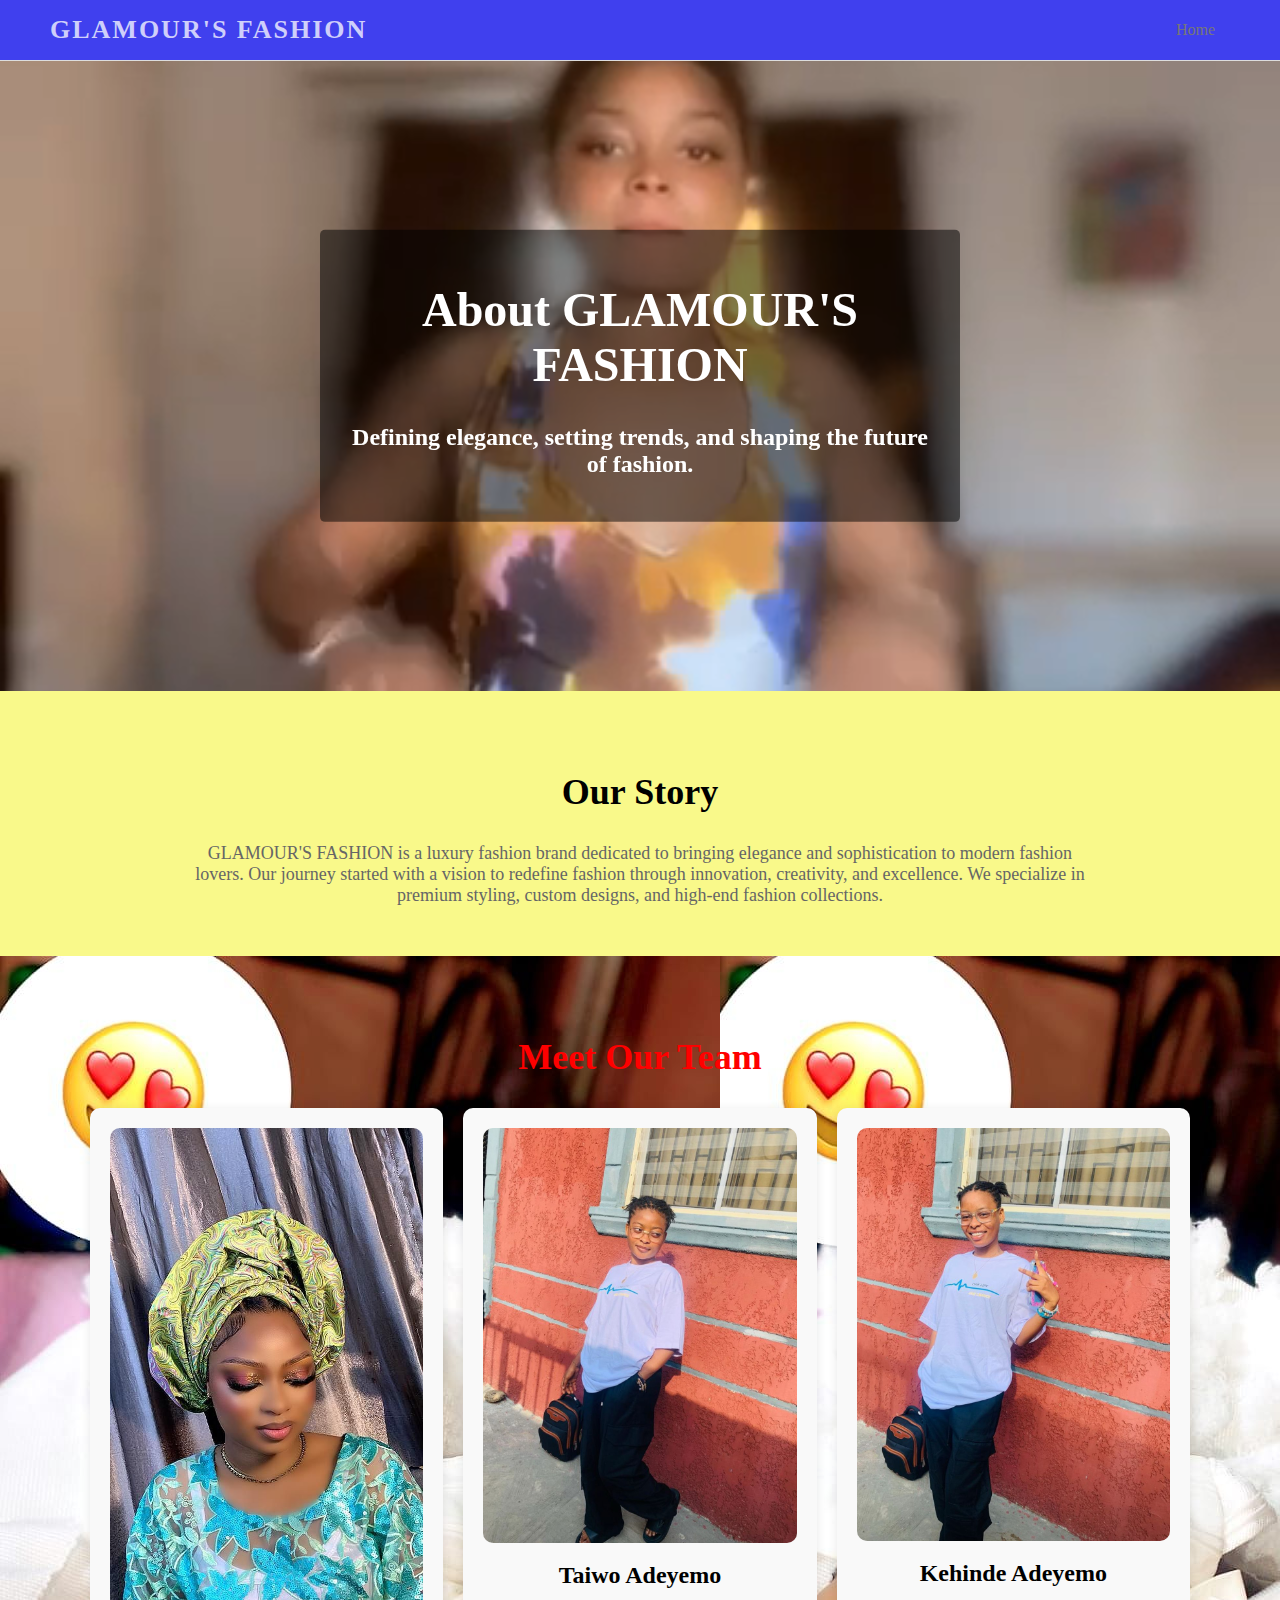
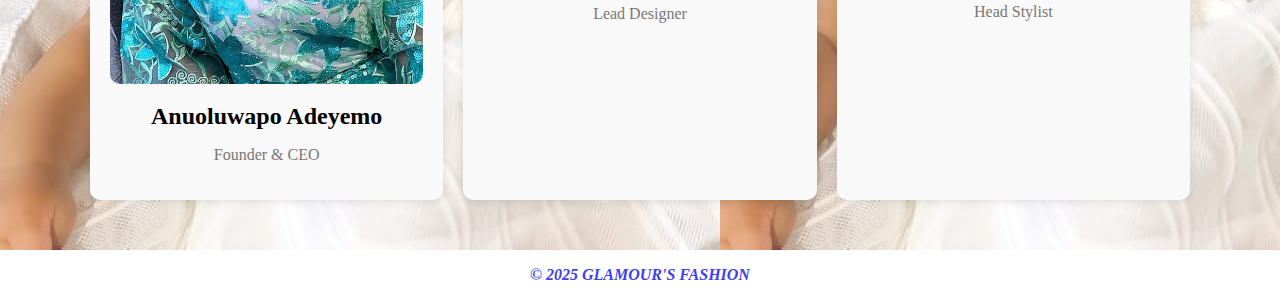
<file: about.html>
<!DOCTYPE html>
<html lang="en">
  <head>
    <meta charset="UTF-8" />
    <meta name="viewport" content="width=device-width, initial-scale=1.0" />
    <title>About Us - GLAMOUR'S FASHION</title>
    <link rel="stylesheet" href="about.css" />
  </head>
  <body>
    <!-- Header Section -->
    <header>
      <nav>
        <div class="logo">GLAMOUR'S FASHION</div>
        <ul>
          <li><a href="index.html">Home</a></li>
        </ul>
      </nav>
    </header>

    <!-- Hero Section -->
    <section class="hero about-hero">
      <video autoplay muted loop class="background-video">
        <source src="designvideo3.mp4" type="video/mp4" />
      </video>
      <div class="hero-text">
        <h1>About GLAMOUR'S FASHION</h1>
        <p>
          Defining elegance, setting trends, and shaping the future of fashion.
        </p>
      </div>
    </section>

    <!-- About Us Content -->
    <section class="about-section">
      <div class="container">
        <h2>Our Story</h2>
        <p>
          GLAMOUR'S FASHION is a luxury fashion brand dedicated to bringing
          elegance and sophistication to modern fashion lovers. Our journey
          started with a vision to redefine fashion through innovation,
          creativity, and excellence. We specialize in premium styling, custom
          designs, and high-end fashion collections.
        </p>
      </div>
    </section>

    <!-- Team Section -->
    <section class="team">
      <div class="container">
        <h2>Meet Our Team</h2>
        <div class="team-grid">
          <div class="team-member">
            <img src="Anufounder.jpg" alt="Founder" />
            <h3>Anuoluwapo Adeyemo</h3>
            <p>Founder & CEO</p>
          </div>
          <div class="team-member">
            <img src="Tayedesigner.jpg" alt="Lead Designer" />
            <h3>Taiwo Adeyemo</h3>
            <p>Lead Designer</p>
          </div>
          <div class="team-member">
            <img src="Kennystylist.jpg" alt="Head Stylist" />
            <h3>Kehinde Adeyemo</h3>
            <p>Head Stylist</p>
          </div>
        </div>
      </div>
    </section>
    <footer>
      <p>&copy; 2025 GLAMOUR'S FASHION</p>
    </footer>
    <script>
      if (performance.navigation.type === 1) {
        window.location.href = "index.html";
      }
    </script>
  </body>
</html>
</file>
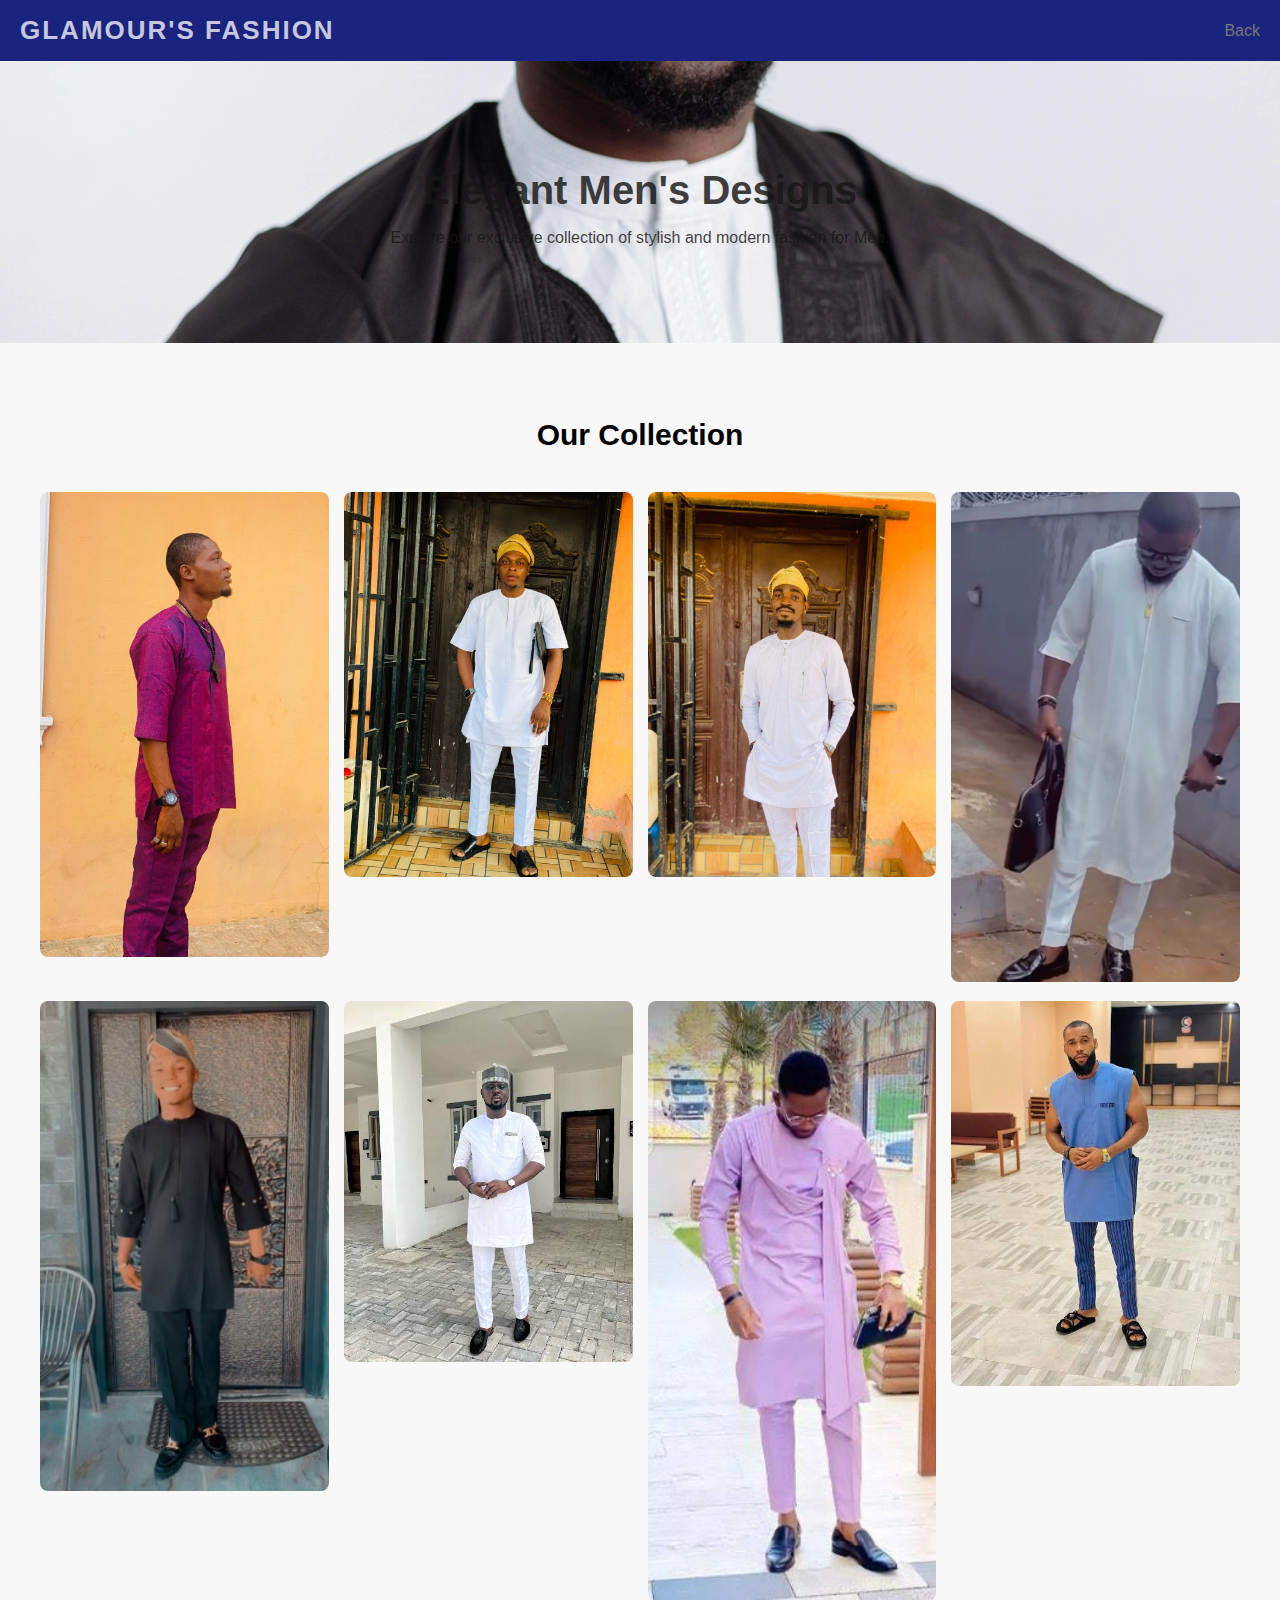
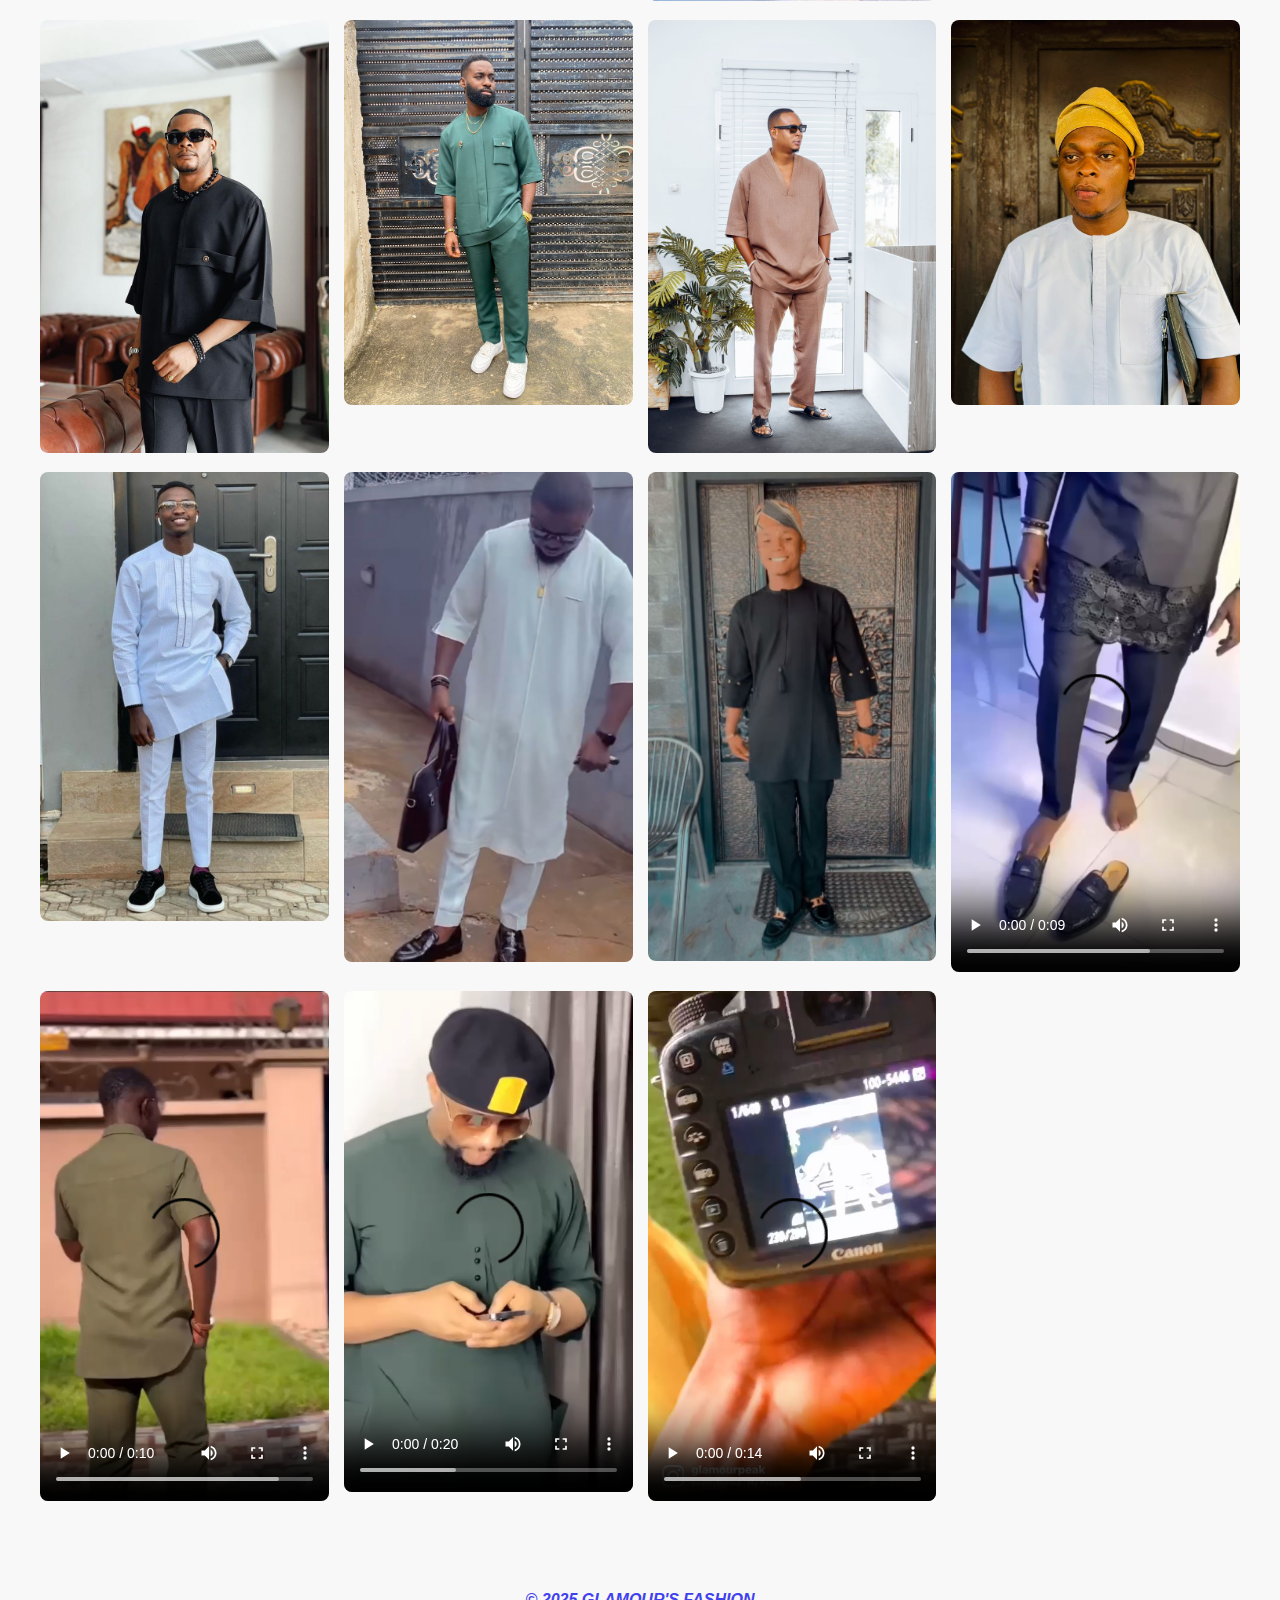
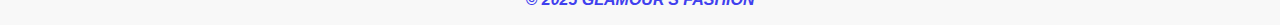
<file: men.html>
<!DOCTYPE html>
<html lang="en">
  <head>
    <meta charset="UTF-8" />
    <meta name="viewport" content="width=device-width, initial-scale=1.0" />
    <title>Men's Designs - GLAMOUR'S FASHION</title>
    <link rel="stylesheet" href="women.css" />
  </head>
  <body>
    <!-- Header Section -->
    <header>
      <nav>
        <div class="logo">GLAMOUR'S FASHION</div>
        <ul>
          <li><a href="shop.html">Back</a></li>
        </ul>
      </nav>
    </header>

    <!-- Hero Section -->
    <section
      class="hero women-hero"
      style="background-image: url(thirdman.jpg)"
    >
      <h1 style="color: rgba(23, 22, 22, 0.831)">Elegant Men's Designs</h1>
      <p style="color: rgba(23, 22, 22, 0.831)">
        Explore our exclusive collection of stylish and modern fashion for Men.
      </p>
    </section>

    <!-- Gallery Section -->
    <section class="gallery">
      <div class="container">
        <h2>Our Collection</h2>

        <div class="gallery-grid">
          <!-- Photos (Replace with your own images) -->
          <div class="gallery-item">
            <img src="mendesign1.jpg" alt="Fashion Design 1" />
          </div>
          <div class="gallery-item">
            <img src="mendesign2.jpg" alt="Fashion Design 2" />
          </div>
          <div class="gallery-item">
            <img src="mendesign3.jpg" alt="Fashion Design 3" />
          </div>
          <div class="gallery-item">
            <img src="mendesign4.jpg" alt="Fashion Design 3" />
          </div>
          <div class="gallery-item">
            <img src="mendesign5.jpg" alt="Fashion Design 1" />
          </div>
          <div class="gallery-item">
            <img src="mendesign6.jpg" alt="Fashion Design 2" />
          </div>
          <div class="gallery-item">
            <img src="mendesign7.jpg" alt="Fashion Design 3" />
          </div>
          <div class="gallery-item">
            <img src="mendesign8.jpg" alt="Fashion Design 4" />
          </div>
          <div class="gallery-item">
            <img src="mendesign9.jpg" alt="Fashion Design 1" />
          </div>
          <div class="gallery-item">
            <img src="mendesign10.jpg" alt="Fashion Design 2" />
          </div>
          <div class="gallery-item">
            <img src="mendesign11.jpg" alt="Fashion Design 3" />
          </div>
          <div class="gallery-item">
            <img src="mendesign12.jpg" alt="Fashion Design 4" />
          </div>
          <div class="gallery-item">
            <img src="mendesign13.jpg" alt="Fashion Design 4" />
          </div>
          <div class="gallery-item">
            <img src="mendesign14.jpg" alt="Fashion Design 4" />
          </div>
          <div class="gallery-item">
            <img src="mendesign15.jpg" alt="Fashion Design 4" />
          </div>

          <!-- Videos (Replace with your own videos) -->
          <div class="gallery-item">
            <video controls>
              <source src="menvideo1.mp4" type="video/mp4" />
            </video>
          </div>
          <div class="gallery-item">
            <video controls>
              <source src="menvideo2.mp4" type="video/mp4" />
            </video>
          </div>
          <div class="gallery-item">
            <video controls>
              <source src="menvideo3.mp4" type="video/mp4" />
            </video>
          </div>
          <div class="gallery-item">
            <video controls>
              <source src="menvideo4.mp4" type="video/mp4" />
            </video>
          </div>
        </div>
      </div>
    </section>
    <footer>
      <p>&copy; 2025 GLAMOUR'S FASHION</p>
    </footer>
    <script>
      if (performance.navigation.type === 1) {
        window.location.href = "index.html";
      }
    </script>
  </body>
</html>
</file>
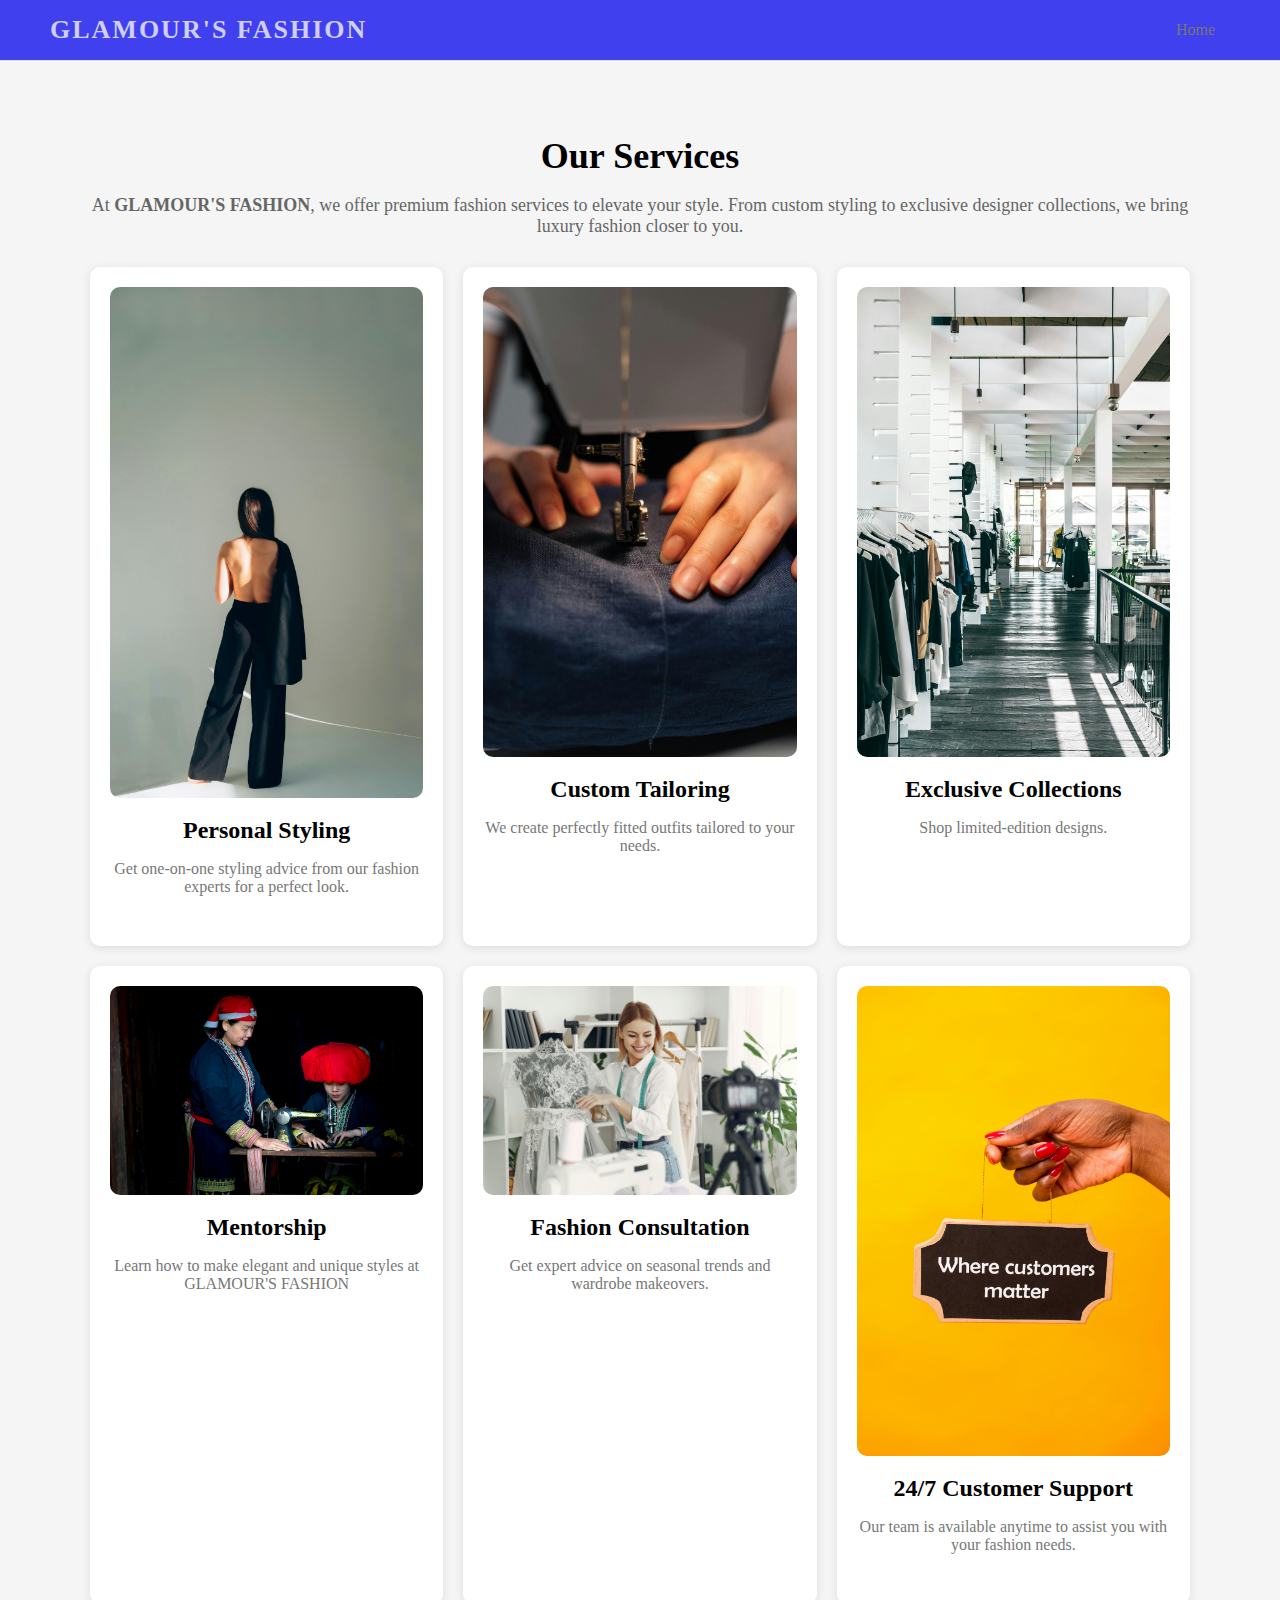
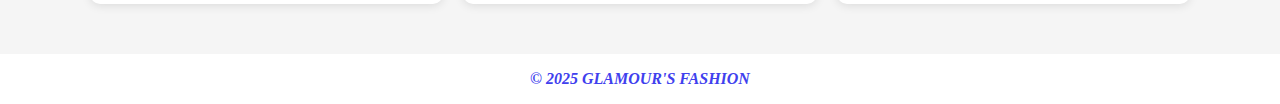
<file: service.html>
<!DOCTYPE html>
<html lang="en">
  <head>
    <meta charset="UTF-8" />
    <meta name="viewport" content="width=device-width, initial-scale=1.0" />
    <title>Our Services - GLAMOUR'S FASHION</title>
    <link rel="stylesheet" href="service.css" />
  </head>
  <body>
    <!-- Header Section -->
    <header>
      <nav>
        <div class="logo">GLAMOUR'S FASHION</div>
        <ul>
          <li><a href="index.html">Home</a></li>
        </ul>
      </nav>
    </header>

    <!-- Services Section -->
    <section class="services">
      <div class="container">
        <h1>Our Services</h1>
        <p>
          At <strong>GLAMOUR'S FASHION</strong>, we offer premium fashion
          services to elevate your style. From custom styling to exclusive
          designer collections, we bring luxury fashion closer to you.
        </p>

        <div class="services-grid">
          <div class="service-box">
            <img src="personalstyling.jpg" alt="Personal Styling" />
            <h3>Personal Styling</h3>
            <p>
              Get one-on-one styling advice from our fashion experts for a
              perfect look.
            </p>
          </div>
          <div class="service-box">
            <img src="customtailoring.jpg" alt="Custom Tailoring" />
            <h3>Custom Tailoring</h3>
            <p>We create perfectly fitted outfits tailored to your needs.</p>
          </div>
          <div class="service-box">
            <img src="exclusivecollection.jpg" alt="Exclusive Collections" />
            <h3>Exclusive Collections</h3>
            <p>Shop limited-edition designs.</p>
          </div>
          <div class="service-box">
            <img src="Mentorship.jpg" alt="Mentorship" />
            <h3>Mentorship</h3>
            <p>
              Learn how to make elegant and unique styles at GLAMOUR'S FASHION
            </p>
          </div>
          <div class="service-box">
            <img src="consultation.jpg" alt="Fashion Consultation" />
            <h3>Fashion Consultation</h3>
            <p>Get expert advice on seasonal trends and wardrobe makeovers.</p>
          </div>
          <div class="service-box">
            <img src="customersupport.jpg" alt="24/7 Customer Support" />
            <h3>24/7 Customer Support</h3>
            <p>
              Our team is available anytime to assist you with your fashion
              needs.
            </p>
          </div>
        </div>
      </div>
    </section>
    <footer>
      <p>&copy; 2025 GLAMOUR'S FASHION</p>
    </footer>
    <script>
      if (performance.navigation.type === 1) {
        window.location.href = "index.html";
      }
    </script>
  </body>
</html>
</file>
<file: about.css>
/* General Styling */
body {
    margin: 0;
    padding: 0;
    font-family: 'Playfair Display', serif;
    background-color: #ffffff;
    color: #000;
}

/* Navigation */
nav {
    display: flex;
    justify-content: space-between;
    align-items: center;
    padding: 15px 50px;
    background: rgb(64, 64, 238);
    border-bottom: 1px solid #ddd;
}

.logo {
    font-size: 26px;
    font-weight: bold;
    letter-spacing: 2px;
    color: rgba(255, 255, 255, 0.753);
}

nav ul {
    list-style: none;
    display: flex;
    padding: 0;
    margin: 0;
}

nav ul li {
    margin: 0 15px;
}

nav ul li a {
    text-decoration: none;
    color:  #777;
    font-size: 16px;
}

nav ul li a:hover {
    color: #f5f5f5;
}

nav ul li a.active {
    border-bottom: 2px solid black;
}

/* Hero Section */
.hero {
    position: relative;
    height: 70vh;
    overflow: hidden;
}

.background-video {
    position: absolute;
    top: 0;
    left: 0;
    width: 100%;
    height: 100%;
    object-fit: cover;
}

.hero-text {
    position: absolute;
    top: 50%;
    left: 50%;
    transform: translate(-50%, -50%);
    text-align: center;
    color: white;
    font-size: 24px;
    font-weight: bold;
    background: rgba(0, 0, 0, 0.5);
    padding: 20px;
    border-radius: 5px;
}

/* About Section */
.about-section {
    padding: 50px;
    text-align: center;
    background: rgb(249, 249, 138);
}

.about-section h2 {
    font-size: 36px;
}

.about-section p {
    font-size: 18px;
    color: #666;
    max-width: 900px;
    margin: 0 auto;
}

/* Team Section */
.team {
    text-align: center;
    padding: 50px;
    background:url(glambaby.jpg);
}

.team h2 {
    font-size: 36px;
    color: #ff0000;
}

.team-grid {
    display: grid;
    grid-template-columns: repeat(auto-fit, minmax(250px, 1fr));
    gap: 20px;
    max-width: 1100px;
    margin: auto;
}

.team-member {
    background: #f9f9f9;
    padding: 20px;
    border-radius: 10px;
    box-shadow: 0 2px 10px rgba(0, 0, 0, 0.1);
    text-align: center;
}

.team-member img {
    width: 100%;
    height: auto;
    border-radius: 10px;
}

.team-member h3 {
    font-size: 24px;
    margin: 15px 0;
}

.team-member p {
    font-size: 16px;
    color: #777;
}

footer {
    color: rgb(64, 64, 238);
    font-style: italic;
    font-weight: 600;
    text-align: center;
}
</file>
<file: women.css>
/* General Styles */
body {
    font-family: Arial, sans-serif;
    margin: 0;
    padding: 0;
    background-color: #f8f8f8;
}

/* Header */
header {
    background-color: #1a237e;
    color: white;
    padding: 15px 20px;
}

nav {
    display: flex;
    justify-content: space-between;
    align-items: center;
}
header .logo {
    font-size: 26px;
    font-weight: bold;
    letter-spacing: 2px;
    color: rgba(255, 255, 255, 0.753);
}

nav ul {
    list-style: none;
    padding: 0;
    margin: 0;
    display: flex;
}

nav ul li {
    margin-left: 15px;
}

nav ul li a {
    text-decoration: none;
    color:  #777;
    font-size: 16px;
}

nav ul li a:hover {
    color: #f5f5f5;
}

nav ul li a.active {
    border-bottom: 2px solid #ffcc00;
}

/* Hero Section */
.hero {
    background: url('owner.jpg') center/cover no-repeat;
    color: white;
    text-align: center;
    padding: 80px 20px;
}

.hero h1 {
    font-size: 40px;
    margin-bottom: 10px;
}

/* Gallery Section */
.gallery {
    text-align: center;
    padding: 50px 20px;
}

.gallery h2 {
    font-size: 30px;
    margin-bottom: 20px;
}

.gallery-grid {
    display: grid;
    grid-template-columns: repeat(auto-fit, minmax(250px, 1fr));
    gap: 15px;
    padding: 20px;
}

.gallery-item img, .gallery-item video {
    width: 100%;
    height: auto;
    border-radius: 8px;
    transition: transform 0.3s ease;
}

.gallery-item img:hover, .gallery-item video:hover {
    transform: scale(1.05);
}

footer {
    color: rgb(64, 64, 238);
    font-style: italic;
    font-weight: 600;
    text-align: center;
}
</file>
<file: service.css>
/* General Styling */
body {
    margin: 0;
    padding: 0;
    font-family: 'Playfair Display', serif;
    background-color: #ffffff;
    color: #000;
}

/* Navigation */
nav {
    display: flex;
    justify-content: space-between;
    align-items: center;
    padding: 15px 50px;
    background: rgb(64, 64, 238);
    border-bottom: 1px solid #ddd;
}

.logo {
    font-size: 26px;
    font-weight: bold;
    letter-spacing: 2px;
    color: rgba(255, 255, 255, 0.753);
}

nav ul {
    list-style: none;
    display: flex;
    padding: 0;
    margin: 0;
}

nav ul li {
    margin: 0 15px;
}

nav ul li a {
    text-decoration: none;
    color:  #777;
    font-size: 16px;
}

nav ul li a:hover {
    color: #f5f5f5;
}
nav ul li a.active {
    border-bottom: 2px solid black;
}
/* Services Section */
.services {
    text-align: center;
    padding: 50px;
    background: #f5f5f5;
    
}

.container {
    max-width: 1100px;
    margin: 0 auto;
}

.services h1 {
    font-size: 36px;
    margin-bottom: 10px;
}

.services p {
    font-size: 18px;
    color: #666;
    margin-bottom: 30px;
}

/* Service Grid */
.services-grid {
    display: grid;
    grid-template-columns: repeat(auto-fit, minmax(300px, 1fr));
    gap: 20px;
}

.service-box {
    background: white;
    padding: 20px;
    border-radius: 10px;
    box-shadow: 0 2px 10px rgba(0, 0, 0, 0.1);
    text-align: center;
}

.service-box img {
    width: 100%;
    height: auto;
    border-radius: 10px;
}

.service-box h3 {
    font-size: 24px;
    margin: 15px 0;
}

.service-box p {
    font-size: 16px;
    color: #777;
}

footer {
    color: rgb(64, 64, 238);
    font-style: italic;
    font-weight: 600;
    text-align: center;
}
</file>
